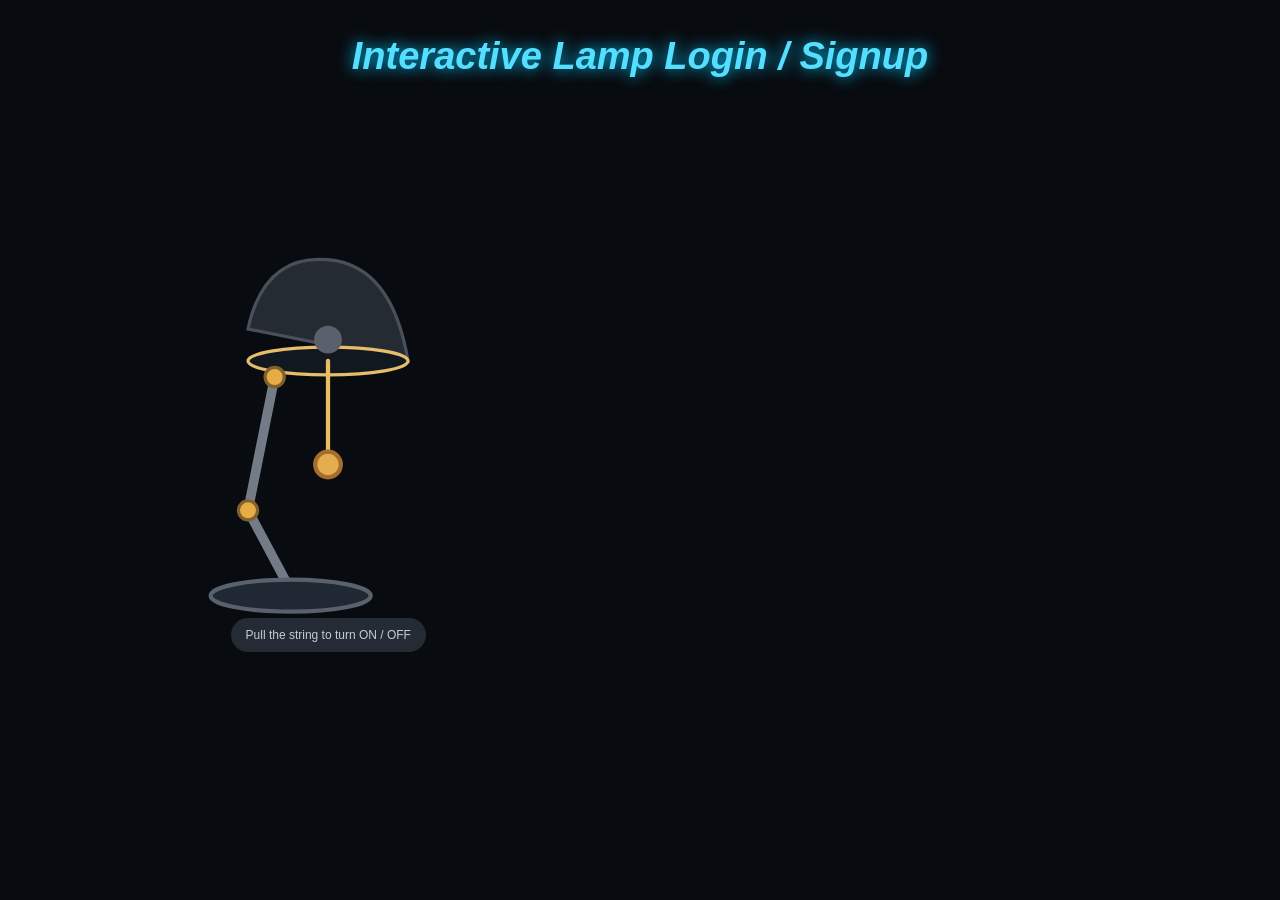
<file: index.html>
<!DOCTYPE html>
<html lang="en">
<head>
    <meta charset="UTF-8">
    <meta name="viewport" content="width=device-width, initial-scale=1.0">

    <title>Interactive Lamp Login</title>

    <link rel="stylesheet" href="style.css">
</head>

<body data-on="false">

    <div class="ambient-glow"></div>

    <main class="container">

        <h1>Interactive Lamp Login / Signup</h1>

        <div class="main-content">

            <!-- Lamp Section -->
            <section class="lamp-section">

                <div class="lamp-glow"></div>

                <svg class="lamp" viewBox="0 0 300 350">

                    <!-- Lamp Shade -->
                    <path class="shade"
                        d="M75 75 Q90 5 150 10 Q210 15 225 105 L75 75 Z"/>

                    <ellipse class="shade-bottom"
                        cx="150" cy="105" rx="75" ry="13"/>

                    <!-- Lamp Stand -->
                    <path class="stand"
                        d="M100 120 L75 245 L115 320"/>

                    <circle class="joint" cx="100" cy="120" r="9"/>
                    <circle class="joint" cx="75" cy="245" r="9"/>
                    <ellipse class="base" cx="115" cy="325"
                        rx="75" ry="15"/>

                    <!-- Bulb -->
                    <circle class="bulb" cx="150" cy="85" r="13"/>

                    <!-- Pull String -->
                    <g id="pullCord" role="button"
                       tabindex="0" aria-label="Toggle lamp light">

                        <line class="cord"
                            x1="150" y1="105"
                            x2="150" y2="195"/>

                        <line class="cord-hit"
                            x1="150" y1="105"
                            x2="150" y2="195"/>

                        <circle class="pull-knob"
                            cx="150" cy="202" r="12"/>
                    </g>

                </svg>

                <p class="hint">Pull the string to turn ON / OFF</p>

            </section>

            <!-- Login Signup Section -->
            <section class="auth-panel">

                <div class="form-box">

                    <h2 id="formTitle">Welcome Back!</h2>

                    <p class="subtitle">
                        Login to your account
                    </p>

                    <div class="tabs">
                        <button id="loginTab" class="active">
                            Login
                        </button>

                        <button id="signupTab">
                            Signup
                        </button>
                    </div>

                    <form id="authForm">

                        <input
                            type="text"
                            id="name"
                            placeholder="Your Name"
                            class="signup-field"
                        >

                        <input
                            type="email"
                            id="email"
                            placeholder="Email Address"
                            required
                        >

                        <input
                            type="password"
                            id="password"
                            placeholder="Password"
                            required
                            minlength="6"
                        >

                        <button type="submit" class="submit-btn">
                            Login
                        </button>

                    </form>

                    <p id="message"></p>

                </div>

            </section>

        </div>

    </main>

    <script src="script.js"></script>

</body>
</html>
</file>
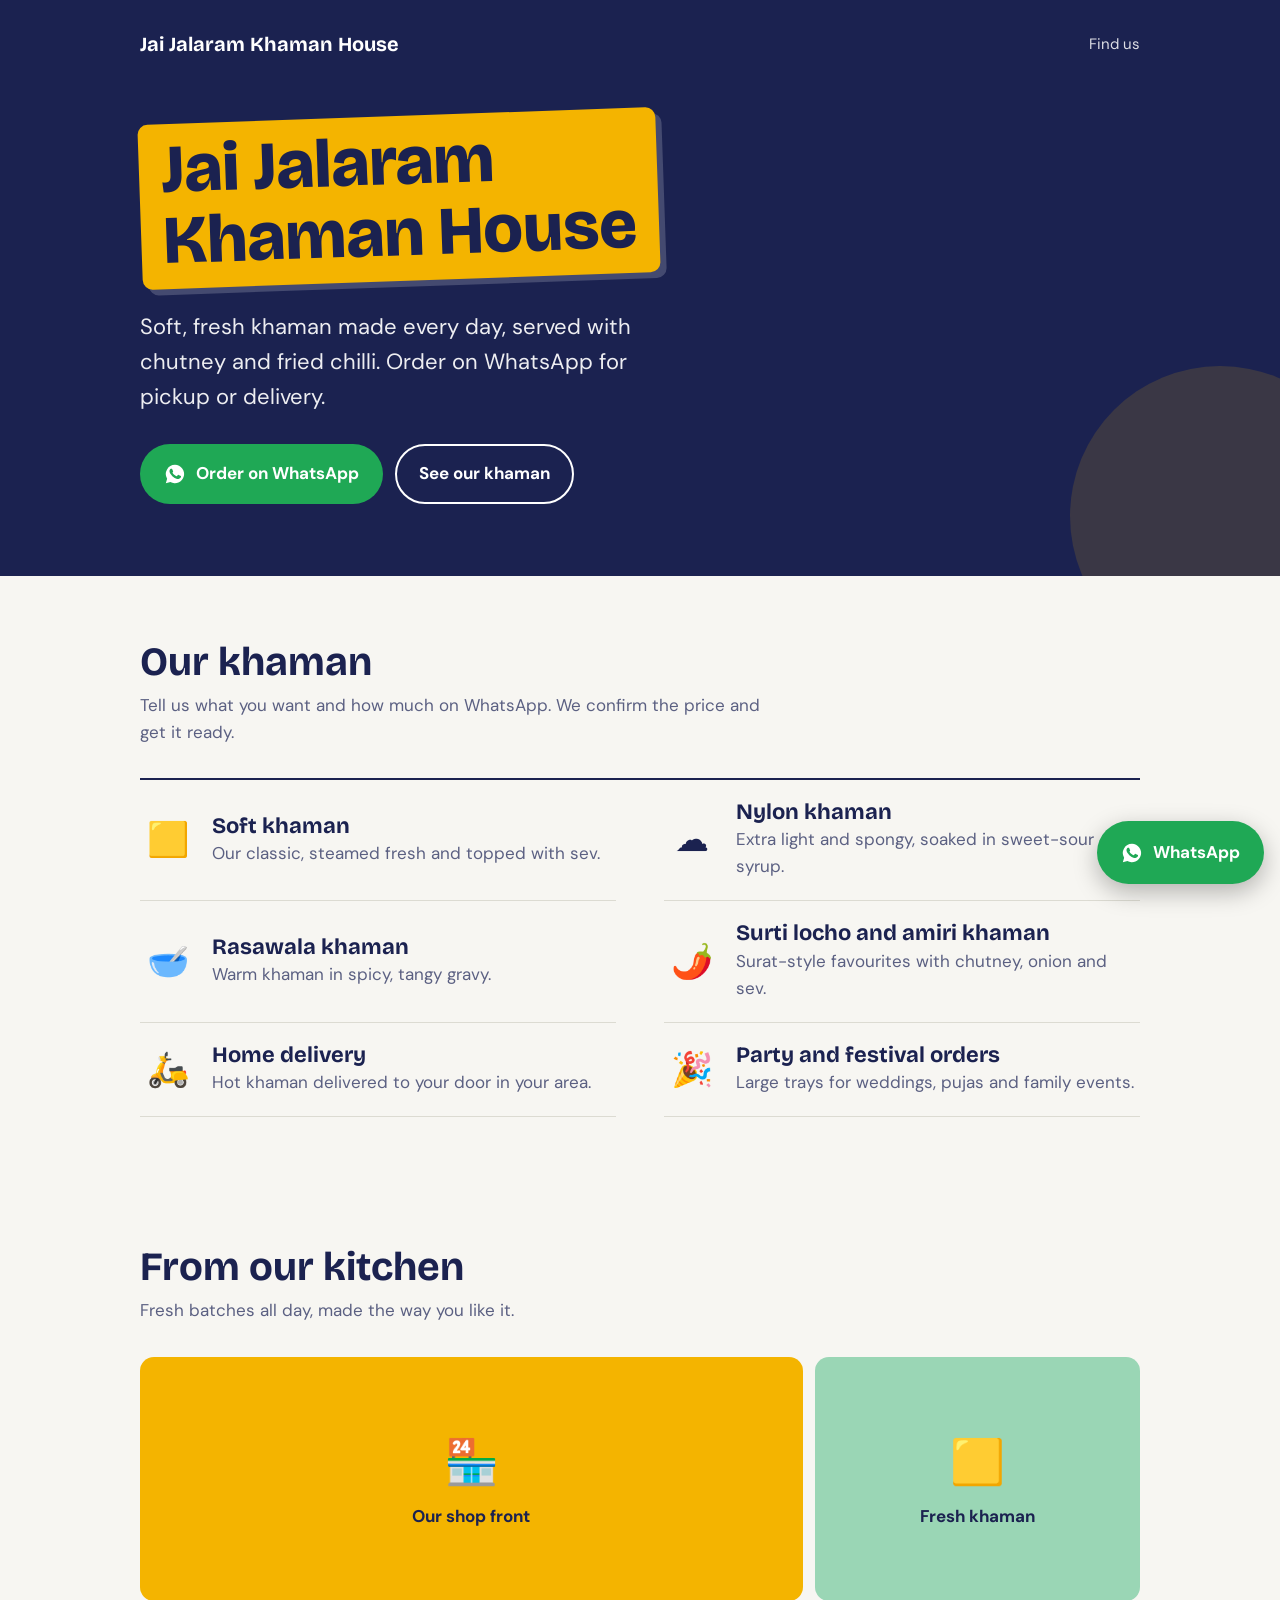
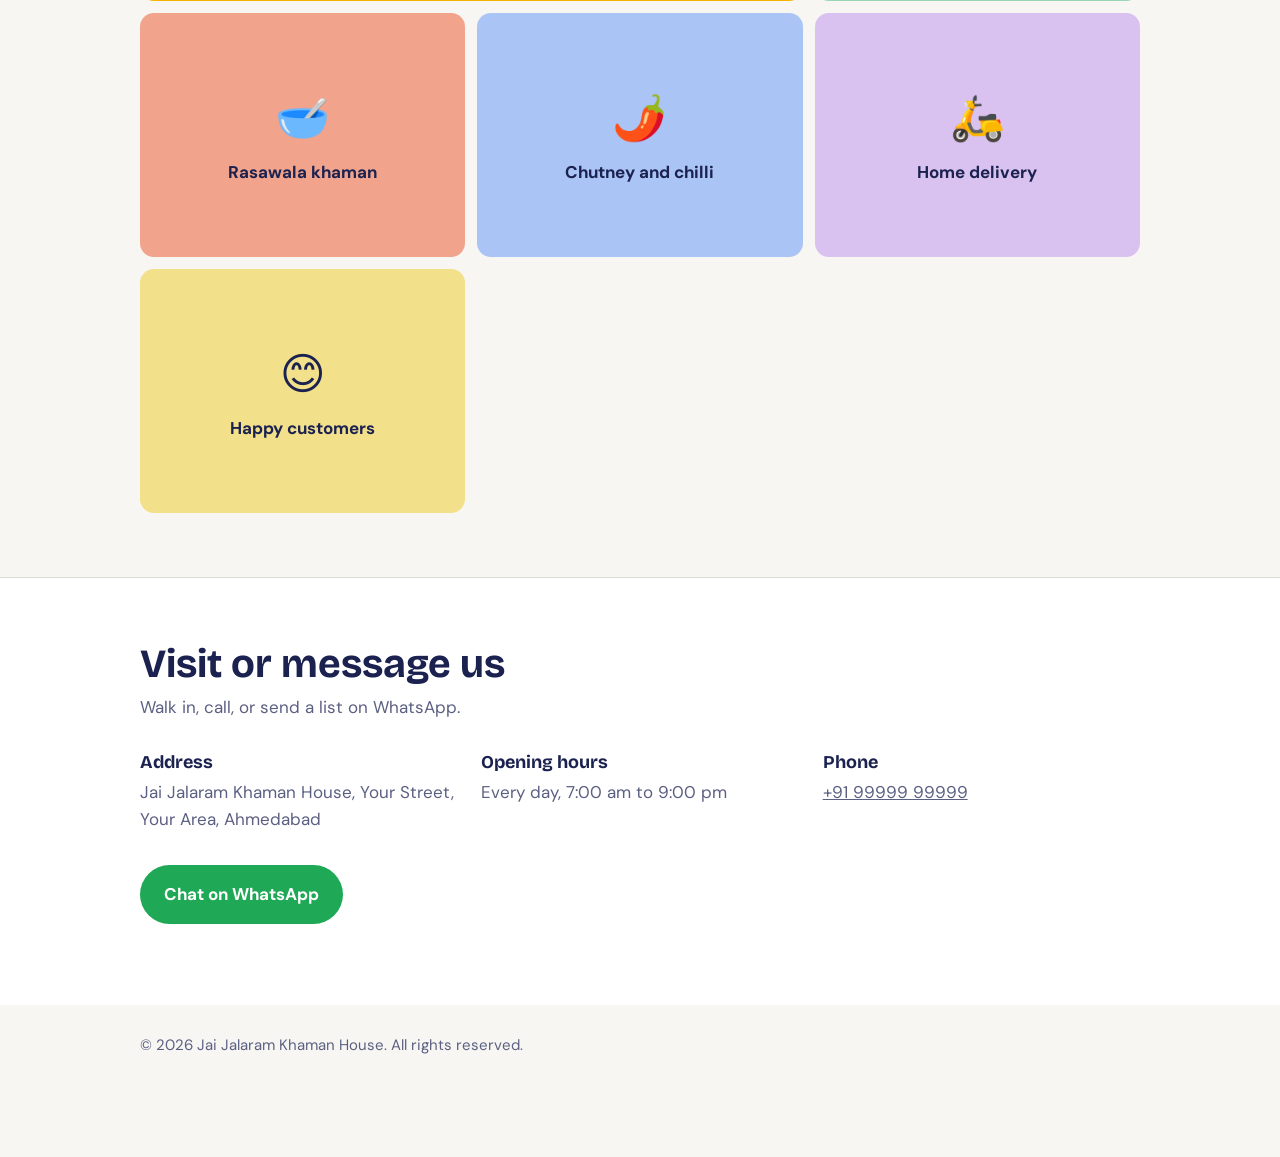
<file: Jai Jalaram Khaman House.html>
<!DOCTYPE html>
<html lang="en">
<head>
<meta charset="utf-8">
<meta name="viewport" content="width=device-width, initial-scale=1, viewport-fit=cover">
<title>Jai Jalaram Khaman House – Fresh, soft khaman every day</title>
<link rel="preconnect" href="https://fonts.googleapis.com">
<link href="https://fonts.googleapis.com/css2?family=Bricolage+Grotesque:opsz,wght@12..96,600;12..96,800&family=DM+Sans:wght@400;500;700&display=swap" rel="stylesheet">
<style>
:root{
  --ink:#1b2250; --bg:#f7f6f2; --surface:#ffffff; --muted:#5b6082; --line:#dcdbd2;
  --sun:#f4b400; --sun-ink:#1b2250; --wa:#1fa855; --wa-ink:#fff; --hero:#1b2250; --hero-ink:#fff;
  --head:"Bricolage Grotesque","Trebuchet MS",sans-serif; --body:"DM Sans",system-ui,sans-serif;
  box-sizing:border-box; padding-top:env(safe-area-inset-top,0px); padding-bottom:env(safe-area-inset-bottom,0px);
}
@media (prefers-color-scheme:dark){:root:not([data-theme="light"]){
  --ink:#eceefb; --bg:#12152e; --surface:#1b2050; --muted:#a4a9d0; --line:#2d3470; --hero:#0c0f24; --hero-ink:#fff; --sun-ink:#1b2250;}}
:root[data-theme="dark"]{--ink:#eceefb; --bg:#12152e; --surface:#1b2050; --muted:#a4a9d0; --line:#2d3470; --hero:#0c0f24; --hero-ink:#fff; --sun-ink:#1b2250;}
html{scroll-padding-top:env(safe-area-inset-top,0px);scroll-behavior:smooth}
*{box-sizing:border-box}
body{margin:0;background:var(--bg);color:var(--ink);font:400 17px/1.6 var(--body)}
h1,h2,h3{font-family:var(--head);line-height:1.1;margin:0}
a{color:inherit}
:focus-visible{outline:3px solid var(--sun);outline-offset:3px}
.wrap{max-width:1040px;margin:0 auto;padding:0 20px}
.btn{display:inline-flex;align-items:center;gap:10px;padding:14px 22px;border-radius:999px;font-weight:700;text-decoration:none;border:2px solid transparent}
.btn.wa{background:var(--wa);color:var(--wa-ink)}
.btn.ghost{border-color:currentColor;color:var(--hero-ink)}
.btn svg{width:22px;height:22px;fill:currentColor}

header.hero{background:var(--hero);color:var(--hero-ink);padding:28px 0 72px;position:relative;overflow:hidden}
.top{display:flex;justify-content:space-between;align-items:center;margin-bottom:56px}
.top b{font-family:var(--head);font-size:20px}
.top a{font-size:15px;text-decoration:none;opacity:.85}
.sign{display:inline-block;background:var(--sun);color:var(--sun-ink);padding:10px 22px 12px;border-radius:10px;transform:rotate(-2deg);font:800 clamp(34px,8.5vw,68px)/1.05 var(--head);box-shadow:6px 6px 0 rgba(255,255,255,.18)}
.hero p{max-width:34ch;font-size:clamp(18px,3vw,22px);margin:28px 0 30px;opacity:.92}
.hero .cta{display:flex;flex-wrap:wrap;gap:12px}
.hero::after{content:"";position:absolute;right:-90px;bottom:-90px;width:300px;height:300px;border-radius:50%;background:var(--sun);opacity:.14}

section{padding:64px 0}
h2{font-size:clamp(28px,5vw,40px);margin-bottom:8px}
.sub{color:var(--muted);margin:0 0 32px;max-width:52ch}

.services{border-top:2px solid var(--ink)}
.row{display:grid;grid-template-columns:56px 1fr;gap:16px;padding:20px 0;border-bottom:1px solid var(--line);align-items:center}
.row .ic{font-size:34px;line-height:1;text-align:center}
.row h3{font-size:22px;margin-bottom:2px}
.row p{margin:0;color:var(--muted)}
@media(min-width:760px){.services{display:grid;grid-template-columns:1fr 1fr;column-gap:48px}}

.gallery{display:grid;gap:12px;grid-template-columns:repeat(2,1fr)}
.shot{aspect-ratio:4/3;border-radius:14px;display:flex;flex-direction:column;align-items:center;justify-content:center;gap:6px;color:#1b2250;font-weight:700;overflow:hidden;position:relative}
.shot img{position:absolute;inset:0;width:100%;height:100%;object-fit:cover}
.shot span{font-size:44px}
.shot:nth-child(1){background:#f4b400}.shot:nth-child(2){background:#9ad6b5}.shot:nth-child(3){background:#f2a38c}
.shot:nth-child(4){background:#a9c4f5}.shot:nth-child(5){background:#d9c2f0}.shot:nth-child(6){background:#f3e08a}
@media(min-width:760px){.gallery{grid-template-columns:repeat(3,1fr)}.shot:nth-child(1){grid-column:span 2;aspect-ratio:auto}}

.visit{background:var(--surface);border-top:1px solid var(--line)}
.info{display:grid;gap:24px}
@media(min-width:760px){.info{grid-template-columns:1fr 1fr 1fr}}
.info h3{font-size:18px;margin-bottom:6px}
.info p{margin:0;color:var(--muted)}
footer{padding:28px 0 100px;color:var(--muted);font-size:15px}

.float{position:fixed;right:max(16px,env(safe-area-inset-right,0px));bottom:calc(16px + env(safe-area-inset-bottom,0px));z-index:20;box-shadow:0 8px 24px rgba(0,0,0,.28);padding:16px 22px}
@media(prefers-reduced-motion:no-preference){.float{animation:pop .6s .8s both}@keyframes pop{from{transform:scale(.6);opacity:0}}}
</style>
</head>
<body>

<header class="hero">
  <div class="wrap">
    <div class="top"><b>Jai Jalaram Khaman House</b><a href="#visit">Find us</a></div>
    <h1 class="sign">Jai Jalaram<br>Khaman House</h1>
    <p>Soft, fresh khaman made every day, served with chutney and fried chilli. Order on WhatsApp for pickup or delivery.</p>
    <div class="cta">
      <a class="btn wa" data-wa="Jai Jalaram! I want to order khaman." href="#">
        <svg viewBox="0 0 24 24" aria-hidden="true"><path d="M12 2a10 10 0 0 0-8.6 15.1L2 22l5-1.3A10 10 0 1 0 12 2Zm5.8 14.2c-.2.7-1.4 1.3-1.9 1.3-.5.1-1.1.1-3.6-.9-3-1.3-4.9-4.4-5.1-4.6-.1-.2-1.2-1.6-1.2-3s.8-2.1 1-2.4c.3-.3.6-.3.8-.3h.6c.2 0 .4 0 .6.5l.9 2.1c.1.2.1.4 0 .6l-.4.6c-.2.2-.3.4-.1.7.2.3.8 1.300 1.700 2.100 1.200 1 2.100 1.300 2.400 1.500.3.1.5.1.7-.1l1-1.200c.2-.3.4-.2.700-.1l2 1c.3.1.5.2.6.3.1.2.1.8-.1 1.400Z"/></svg>
        Order on WhatsApp</a>
      <a class="btn ghost" href="#services">See our khaman</a>
    </div>
  </div>
</header>

<main>
<section id="services">
  <div class="wrap">
    <h2>Our khaman</h2>
    <p class="sub">Tell us what you want and how much on WhatsApp. We confirm the price and get it ready.</p>
    <div class="services">
      <div class="row"><div class="ic">🟨</div><div><h3>Soft khaman</h3><p>Our classic, steamed fresh and topped with sev.</p></div></div>
      <div class="row"><div class="ic">☁️</div><div><h3>Nylon khaman</h3><p>Extra light and spongy, soaked in sweet-sour syrup.</p></div></div>
      <div class="row"><div class="ic">🥣</div><div><h3>Rasawala khaman</h3><p>Warm khaman in spicy, tangy gravy.</p></div></div>
      <div class="row"><div class="ic">🌶️</div><div><h3>Surti locho and amiri khaman</h3><p>Surat-style favourites with chutney, onion and sev.</p></div></div>
      <div class="row"><div class="ic">🛵</div><div><h3>Home delivery</h3><p>Hot khaman delivered to your door in your area.</p></div></div>
      <div class="row"><div class="ic">🎉</div><div><h3>Party and festival orders</h3><p>Large trays for weddings, pujas and family events.</p></div></div>
    </div>
  </div>
</section>

<section>
  <div class="wrap">
    <h2>From our kitchen</h2>
    <p class="sub">Fresh batches all day, made the way you like it.</p>
    <!-- To use your own photos: add <img src="photo.jpg" alt="..."> inside any .shot tile -->
    <div class="gallery">
      <div class="shot"><span>🏪</span>Our shop front</div>
      <div class="shot"><span>🟨</span>Fresh khaman</div>
      <div class="shot"><span>🥣</span>Rasawala khaman</div>
      <div class="shot"><span>🌶️</span>Chutney and chilli</div>
      <div class="shot"><span>🛵</span>Home delivery</div>
      <div class="shot"><span>😊</span>Happy customers</div>
    </div>
  </div>
</section>

<section class="visit" id="visit">
  <div class="wrap">
    <h2>Visit or message us</h2>
    <p class="sub">Walk in, call, or send a list on WhatsApp.</p>
    <div class="info">
      <div><h3>Address</h3><p>Jai Jalaram Khaman House, Your Street, Your Area, Ahmedabad</p></div>
      <div><h3>Opening hours</h3><p>Every day, 7:00 am to 9:00 pm</p></div>
      <div><h3>Phone</h3><p><a id="tel" href="#">+91 99999 99999</a></p></div>
    </div>
    <p style="margin-top:32px"><a class="btn wa" data-wa="Jai Jalaram! I have a question." href="#">Chat on WhatsApp</a></p>
  </div>
</section>
</main>

<footer><div class="wrap">© 2026 Jai Jalaram Khaman House. All rights reserved.</div></footer>

<a class="btn wa float" data-wa="Jai Jalaram! I want to order khaman." href="#" aria-label="Chat on WhatsApp">
  <svg viewBox="0 0 24 24" aria-hidden="true"><path d="M12 2a10 10 0 0 0-8.6 15.1L2 22l5-1.3A10 10 0 1 0 12 2Zm5.8 14.2c-.2.7-1.4 1.3-1.9 1.3-.5.1-1.1.1-3.6-.9-3-1.3-4.9-4.4-5.1-4.6-.1-.2-1.2-1.6-1.2-3s.8-2.1 1-2.4c.3-.3.6-.3.8-.3h.6c.2 0 .4 0 .6.5l.9 2.1c.1.2.1.4 0 .6l-.4.6c-.2.2-.3.4-.1.7.2.3.8 1.3 1.7 2.1 1.200 1 2.100 1.300 2.400 1.500.3.1.5.1.7-.1l1-1.200c.2-.3.4-.2.7-.1l2 1c.3.1.5.2.6.3.1.2.1.8-.1 1.400Z"/></svg>
  WhatsApp</a>

<script>
  // Change this to the shop's number: country code + number, no + or spaces
  var PHONE = "919999999999";
  document.querySelectorAll("[data-wa]").forEach(function(a){
    a.href = "https://wa.me/" + PHONE + "?text=" + encodeURIComponent(a.dataset.wa);
    a.target = "_blank"; a.rel = "noopener";
  });
  document.getElementById("tel").href = "tel:+" + PHONE;
</script>
</body>
</html>
</file>
<file: style.css>
* {
    margin: 0;
    padding: 0;
    box-sizing: border-box;
}

body {
    min-height: 100vh;
    background: #080b10;
    color: white;
    font-family: Arial, sans-serif;
    overflow-x: hidden;
}

.container {
    width: 100%;
    min-height: 100vh;
    padding: 35px 5%;
    position: relative;
}

h1 {
    text-align: center;
    color: #55dfff;
    font-size: clamp(24px, 4vw, 38px);
    font-style: italic;
    text-shadow: 0 0 15px #00c8ff;
    margin-bottom: 35px;
}

.main-content {
    display: flex;
    align-items: center;
    justify-content: space-around;
    gap: 35px;
    min-height: 75vh;
}

.lamp-section {
    position: relative;
    width: 320px;
    min-width: 260px;
    display: flex;
    flex-direction: column;
    align-items: center;
}

.lamp {
    width: 100%;
    position: relative;
    z-index: 2;
    overflow: visible;
}

.shade {
    fill: #252b33;
    stroke: #4a505a;
    stroke-width: 3;
}

.shade-bottom {
    fill: #121820;
    stroke: #e7bd69;
    stroke-width: 3;
}

.stand {
    fill: none;
    stroke: #737b87;
    stroke-width: 9;
    stroke-linecap: round;
}

.joint {
    fill: #e5ad43;
    stroke: #80602d;
    stroke-width: 3;
}

.base {
    fill: #202833;
    stroke: #58616c;
    stroke-width: 4;
}

.bulb {
    fill: #59616c;
    transition: 0.4s;
}

.cord {
    stroke: #e8bd62;
    stroke-width: 4;
    stroke-linecap: round;
}

.cord-hit {
    stroke: transparent;
    stroke-width: 28;
    cursor: pointer;
    pointer-events: stroke;
}

.pull-knob {
    fill: #e4ad50;
    stroke: #a56e2d;
    stroke-width: 4;
    cursor: pointer;
}

.hint {
    font-size: 12px;
    color: #c6cbd4;
    background: #252b35;
    padding: 10px 15px;
    border-radius: 20px;
    margin-top: -5px;
}

.lamp-glow {
    position: absolute;
    top: 25px;
    width: 280px;
    height: 280px;
    background: #ffc45a;
    filter: blur(100px);
    opacity: 0;
    transition: 0.5s;
    pointer-events: none;
}

body[data-on="true"] .lamp-glow {
    opacity: 0.45;
}

body[data-on="true"] .bulb {
    fill: #fff3a0;
    filter: drop-shadow(0 0 18px #ffdf76);
}

body[data-on="true"] .shade {
    fill: #8a6835;
}

body[data-on="true"] .ambient-glow {
    opacity: 0.5;
}

.ambient-glow {
    position: fixed;
    inset: 0;
    background: radial-gradient(
        circle at 25% 50%,
        rgba(255, 183, 70, 0.2),
        transparent 45%
    );
    opacity: 0;
    transition: 0.6s;
    pointer-events: none;
}

.auth-panel {
    width: 380px;
    max-width: 100%;
    opacity: 0;
    transform: translateY(30px);
    pointer-events: none;
    transition: 0.7s ease;
    position: relative;
    z-index: 3;
}

body[data-on="true"] .auth-panel {
    opacity: 1;
    transform: translateY(0);
    pointer-events: auto;
}

.form-box {
    background: rgba(25, 31, 42, 0.94);
    border: 1px solid rgba(255,255,255,0.15);
    border-radius: 20px;
    padding: 30px;
    box-shadow: 0 0 35px rgba(255, 190, 80, 0.15);
}

.form-box h2 {
    text-align: center;
    margin-bottom: 10px;
    color: #ffe0a0;
}

.subtitle {
    text-align: center;
    color: #aeb6c5;
    margin-bottom: 25px;
    font-size: 14px;
}

.tabs {
    display: flex;
    margin-bottom: 22px;
    background: #111722;
    border-radius: 10px;
    padding: 5px;
}

.tabs button {
    width: 50%;
    border: none;
    padding: 11px;
    border-radius: 8px;
    color: white;
    background: transparent;
    cursor: pointer;
}

.tabs button.active {
    background: #e5ad50;
    color: #151515;
    font-weight: bold;
}

#authForm {
    display: flex;
    flex-direction: column;
    gap: 15px;
}

#authForm input {
    width: 100%;
    padding: 14px;
    border-radius: 9px;
    border: 1px solid #424b5a;
    outline: none;
    background: #101722;
    color: white;
    font-size: 14px;
}

#authForm input:focus {
    border-color: #e5ad50;
}

#authForm input::placeholder {
    color: #8993a3;
}

.signup-field {
    display: none;
}

.submit-btn {
    padding: 14px;
    border: none;
    border-radius: 9px;
    background: #e5ad50;
    color: #151515;
    font-weight: bold;
    font-size: 16px;
    cursor: pointer;
    transition: 0.3s;
}

.submit-btn:hover {
    background: #ffd47b;
    transform: translateY(-2px);
}

#message {
    text-align: center;
    margin-top: 15px;
    color: #a8edb2;
    font-size: 13px;
    min-height: 16px;
}

@media (max-width: 700px) {
    .main-content {
        flex-direction: column;
        padding: 20px 0;
    }

    .lamp-section {
        width: 260px;
    }

    .auth-panel {
        width: 100%;
        max-width: 380px;
    }

    .container {
        padding: 25px 15px;
    }

    h1 {
        margin-bottom: 15px;
    }
}
</file>
